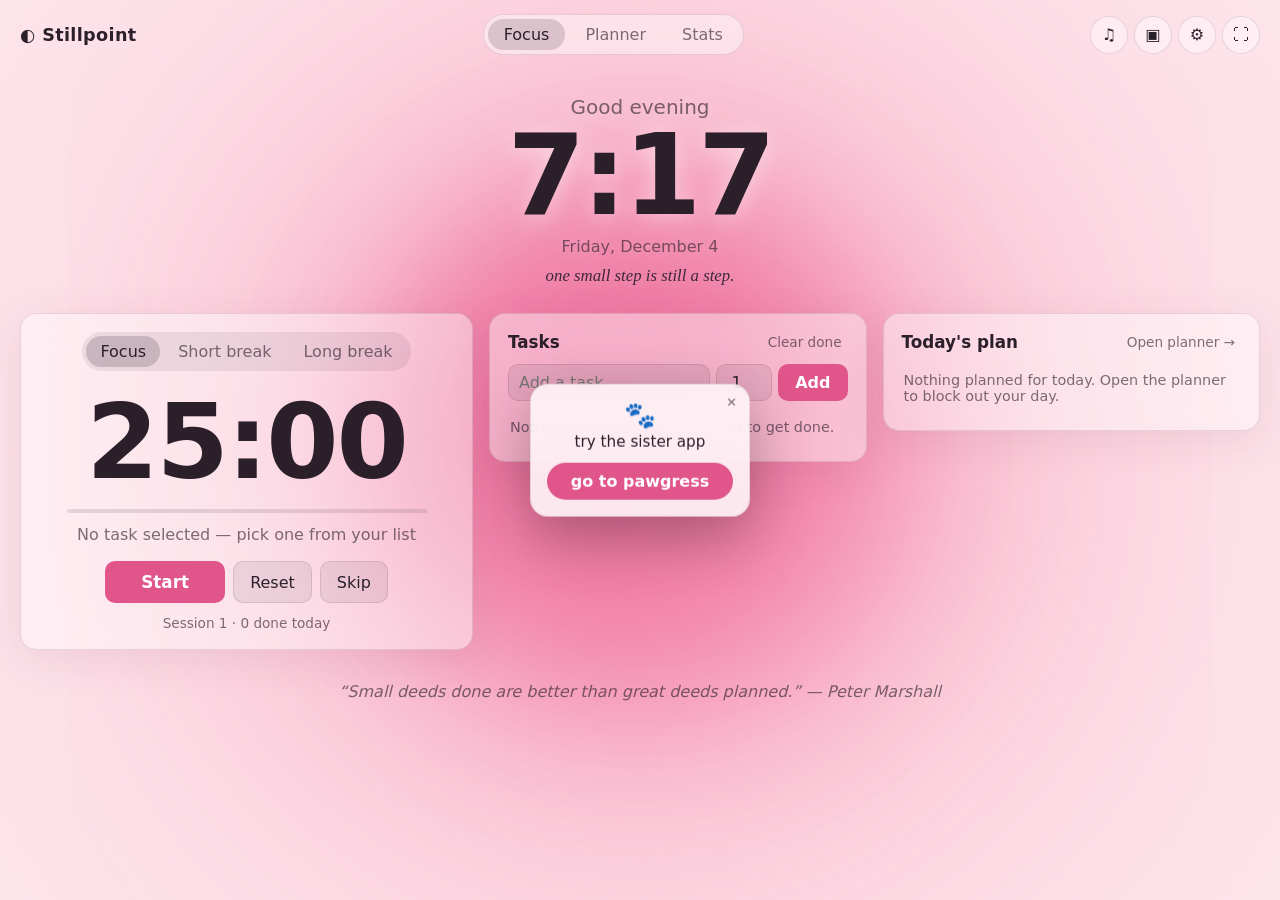
<file: index.html>
<!doctype html>
<html lang="en">
<head>
  <meta charset="utf-8" />
  <meta name="viewport" content="width=device-width, initial-scale=1" />
  <title>Stillpoint — Focus & Planner</title>
  <meta name="description" content="A free, no-subscription focus dashboard with a Pomodoro timer, tasks, ambient sounds and a weekly planner." />
  <link rel="manifest" href="manifest.json" />
  <link rel="icon" href="icon.svg" type="image/svg+xml" />
  <meta name="theme-color" content="#1b1f2a" />
  <link rel="stylesheet" href="style.css" />
</head>
<body>
  <div id="bg" class="bg"></div>
  <div class="scrim"></div>

  <header class="topbar">
    <div class="brand">◐ Stillpoint</div>
    <nav class="tabs" role="tablist">
      <button class="tab active" data-view="focus" role="tab">Focus</button>
      <button class="tab" data-view="planner" role="tab">Planner</button>
      <button class="tab" data-view="stats" role="tab">Stats</button>
    </nav>
    <div class="top-actions">
      <button class="icon-btn" id="soundsBtn" title="Ambient sounds">♫</button>
      <button class="icon-btn" id="sceneBtn" title="Change background">▣</button>
      <button class="icon-btn" id="settingsBtn" title="Settings">⚙</button>
      <button class="icon-btn" id="fullscreenBtn" title="Fullscreen">⛶</button>
    </div>
  </header>

  <!-- FOCUS VIEW -->
  <main id="view-focus" class="view active">
    <section class="hero">
      <div class="greeting" id="greeting">Hello</div>
      <div class="clock" id="clock">00:00</div>
      <div class="date" id="dateLine"></div>
      <div class="affirmation hidden" id="affirmation"></div>
    </section>

    <section class="focus-grid">
      <div class="card timer-card">
        <div class="mode-switch">
          <button class="mode active" data-mode="focus">Focus</button>
          <button class="mode" data-mode="short">Short break</button>
          <button class="mode" data-mode="long">Long break</button>
        </div>
        <div class="timer" id="timer">25:00</div>
        <div class="progress"><div class="progress-bar" id="progressBar"></div></div>
        <div class="current-task" id="currentTask">No task selected — pick one from your list</div>
        <div class="timer-controls">
          <button class="btn primary" id="startBtn">Start</button>
          <button class="btn" id="resetBtn">Reset</button>
          <button class="btn" id="skipBtn">Skip</button>
        </div>
        <div class="session-count" id="sessionCount">Session 1 · 0 done today</div>
      </div>

      <div class="card tasks-card">
        <div class="card-head">
          <h2>Tasks</h2>
          <button class="link-btn" id="clearDoneBtn">Clear done</button>
        </div>
        <form id="taskForm" class="inline-form">
          <input id="taskInput" placeholder="Add a task…" autocomplete="off" />
          <input id="taskPomos" type="number" min="1" max="20" value="1" title="Estimated sessions" />
          <button class="btn primary">Add</button>
        </form>
        <ul id="taskList" class="task-list"></ul>
      </div>

      <div class="card today-card">
        <div class="card-head">
          <h2>Today's plan</h2>
          <button class="link-btn" data-goto="planner">Open planner →</button>
        </div>
        <ul id="todayList" class="plan-list"></ul>
      </div>
    </section>

    <blockquote class="quote" id="quote"></blockquote>
  </main>

  <!-- PLANNER VIEW -->
  <main id="view-planner" class="view">
    <section class="card planner-card">
      <div class="planner-head">
        <div class="planner-nav">
          <button class="btn" id="prevWeek">‹</button>
          <button class="btn" id="todayWeek">Today</button>
          <button class="btn" id="nextWeek">›</button>
          <h2 id="weekLabel"></h2>
        </div>
        <div class="planner-toggle">
          <button class="mode active" data-pview="week">Week</button>
          <button class="mode" data-pview="day">Day</button>
          <button class="btn primary" id="addPlanBtn">+ New item</button>
        </div>
      </div>
      <div id="weekGrid" class="week-grid"></div>
      <div id="dayView" class="day-view hidden"></div>
    </section>

    <section class="planner-side">
      <div class="card">
        <div class="card-head"><h2>Weekly goals</h2></div>
        <form id="goalForm" class="inline-form">
          <input id="goalInput" placeholder="Add a goal for this week…" autocomplete="off" />
          <button class="btn primary">Add</button>
        </form>
        <ul id="goalList" class="task-list"></ul>
      </div>
      <div class="card">
        <div class="card-head"><h2>Notes</h2></div>
        <textarea id="weekNotes" placeholder="Notes for this week…"></textarea>
      </div>
    </section>
  </main>

  <!-- STATS VIEW -->
  <main id="view-stats" class="view">
    <section class="card stats-card">
      <h2>Your focus</h2>
      <div class="stat-tiles">
        <div class="tile"><span id="statToday">0</span><small>min today</small></div>
        <div class="tile"><span id="statWeek">0</span><small>min this week</small></div>
        <div class="tile"><span id="statSessions">0</span><small>sessions total</small></div>
        <div class="tile"><span id="statStreak">0</span><small>day streak</small></div>
      </div>
      <h3>Last 14 days</h3>
      <div id="chart" class="chart"></div>
      <div class="data-actions">
        <button class="btn" id="exportBtn">Export data</button>
        <label class="btn">Import data<input type="file" id="importFile" accept="application/json" hidden /></label>
      </div>
    </section>
  </main>

  <!-- PANELS -->
  <aside class="panel hidden" id="soundsPanel">
    <div class="panel-head"><h3>Ambient sounds</h3><button class="icon-btn close" data-close>✕</button></div>
    <div id="soundList"></div>
    <p class="hint">Tap an icon or drag a slider to play. Mix as many as you like. Everything is generated in your browser — no downloads.</p>
  </aside>

  <aside class="panel hidden" id="scenePanel">
    <div class="panel-head"><h3>Background</h3><button class="icon-btn close" data-close>✕</button></div>
    <div id="sceneTabs" class="scene-tabs"></div>
    <div id="sceneList" class="scene-list"></div>
    <label class="field">Custom image URL
      <input id="customBg" placeholder="https://…/photo.jpg" />
    </label>
    <label class="btn upload-btn">⤒ Upload your own image
      <input id="bgUpload" type="file" accept="image/*" hidden />
    </label>
  </aside>

  <aside class="panel hidden" id="settingsPanel">
    <div class="panel-head"><h3>Settings</h3><button class="icon-btn close" data-close>✕</button></div>
    <label class="field">Your name <input id="setName" placeholder="Optional" /></label>
    <div class="row3">
      <label class="field">Focus (min)<input id="setFocus" type="number" min="1" max="180" /></label>
      <label class="field">Short (min)<input id="setShort" type="number" min="1" max="60" /></label>
      <label class="field">Long (min)<input id="setLong" type="number" min="1" max="90" /></label>
    </div>
    <label class="field">Long break every <input id="setInterval" type="number" min="2" max="10" /> sessions</label>
    <label class="check"><input type="checkbox" id="setAutoBreak" /> Auto-start breaks</label>
    <label class="check"><input type="checkbox" id="setAutoFocus" /> Auto-start focus after breaks</label>
    <label class="check"><input type="checkbox" id="setChime" /> Chime when a timer ends</label>
    <label class="check"><input type="checkbox" id="setNotify" /> Desktop notifications</label>
    <label class="check"><input type="checkbox" id="setClock24" /> 24-hour clock</label>
    <label class="check"><input type="checkbox" id="setQuotes" /> Show quotes</label>
    <label class="check"><input type="checkbox" id="setAffirm" /> Show a daily affirmation</label>
    <label class="field">Theme text
      <select id="setTheme"><option value="auto">Match background</option><option value="dark">Always light text</option><option value="light">Always dark text</option></select>
    </label>
    <p class="hint">Stillpoint v1.4</p>
  </aside>

  <!-- PLAN ITEM MODAL -->
  <div class="modal hidden" id="planModal">
    <form class="modal-box" id="planForm">
      <h3 id="planModalTitle">New item</h3>
      <label class="field">Title <input id="planTitle" required /></label>
      <div class="row3">
        <label class="field">Date <input id="planDate" type="date" required /></label>
        <label class="field">Start <input id="planStart" type="time" /></label>
        <label class="field">End <input id="planEnd" type="time" /></label>
      </div>
      <label class="field">Notes <textarea id="planNotes" rows="3"></textarea></label>
      <div class="field">Color
        <div class="colors" id="planColors"></div>
      </div>
      <div class="modal-actions">
        <button type="button" class="btn danger" id="planDelete">Delete</button>
        <span class="spacer"></span>
        <button type="button" class="btn" id="planCancel">Cancel</button>
        <button class="btn primary">Save</button>
      </div>
    </form>
  </div>

  <div class="toast hidden" id="toast"></div>

  <div class="promo hidden" id="promo" role="dialog" aria-labelledby="promoText">
    <button class="promo-close" id="promoClose" aria-label="Close">✕</button>
    <div class="promo-paw">🐾</div>
    <p id="promoText">try the sister app</p>
    <a class="btn primary promo-btn" id="promoBtn" href="https://tinyurl.com/pawgress" target="_blank" rel="noopener">go to pawgress</a>
  </div>

  <script src="scenes.js"></script>
  <script src="app.js"></script>
</body>
</html>
</file>
<file: style.css>
:root {
  --glass: rgba(20, 22, 30, 0.45);
  --glass-strong: rgba(20, 22, 30, 0.78);
  --border: rgba(255, 255, 255, 0.14);
  --text: #f4f4f6;
  --muted: rgba(244, 244, 246, 0.65);
  --accent: #f2a65a;
  --accent-ink: #1b1f2a;
  --danger: #e5676b;
  --radius: 16px;
  --fg: 255,255,255;
  --modal: #232736;
  --tl-item: rgba(30,32,44,0.9);
  --shadow: 0 2px 20px rgba(0,0,0,0.35);
  font-family: "Inter", system-ui, -apple-system, "Segoe UI", Roboto, sans-serif;
}
* { box-sizing: border-box; }
html, body { margin: 0; height: 100%; }
body { color: var(--text); background: #1b1f2a; overflow-x: hidden; }
button, input, textarea { font: inherit; color: inherit; }

.bg { position: fixed; inset: 0; background-size: cover; background-position: center; transition: background 0.8s ease; z-index: -2; }
.scrim { position: fixed; inset: 0; background: linear-gradient(180deg, rgba(0,0,0,0.25), rgba(0,0,0,0.45)); z-index: -1; }

.topbar { display: flex; align-items: center; justify-content: space-between; gap: 12px; padding: 14px 20px; flex-wrap: wrap; }
.brand { font-weight: 700; letter-spacing: 0.02em; font-size: 1.1rem; }
.tabs { display: flex; gap: 4px; background: var(--glass); border: 1px solid var(--border); border-radius: 999px; padding: 4px; backdrop-filter: blur(14px); }
.tab { background: none; border: 0; padding: 6px 16px; border-radius: 999px; cursor: pointer; color: var(--muted); }
.tab.active { background: rgba(var(--fg),0.16); color: var(--text); }
.top-actions { display: flex; gap: 6px; }
.icon-btn { width: 38px; height: 38px; border-radius: 50%; border: 1px solid var(--border); background: var(--glass); backdrop-filter: blur(14px); cursor: pointer; font-size: 1rem; }
.icon-btn:hover { background: rgba(var(--fg),0.18); }

.view { display: none; padding: 8px 20px 40px; max-width: 1280px; margin: 0 auto; }
.view.active { display: block; }

.hero { text-align: center; margin: 2vh 0 3vh; text-shadow: var(--shadow); }
.greeting { font-size: 1.25rem; color: var(--muted); }
.clock { font-size: clamp(3.5rem, 10vw, 7rem); font-weight: 700; letter-spacing: -0.03em; line-height: 1; }
.date { color: var(--muted); margin-top: 6px; }

.card { background: var(--glass); border: 1px solid var(--border); border-radius: var(--radius); padding: 18px; backdrop-filter: blur(18px); -webkit-backdrop-filter: blur(18px); box-shadow: 0 10px 40px rgba(0,0,0,0.2); }
.card h2 { margin: 0; font-size: 1.05rem; font-weight: 600; }
.card-head { display: flex; justify-content: space-between; align-items: center; margin-bottom: 12px; }

.focus-grid { display: grid; grid-template-columns: 1.2fr 1fr 1fr; gap: 16px; align-items: start; }
@media (max-width: 1000px) { .focus-grid { grid-template-columns: 1fr 1fr; } .timer-card { grid-column: 1 / -1; } }
.focus-grid > *, .planner-side > *, #view-planner > * { min-width: 0; }
@media (max-width: 640px) {
  .focus-grid { grid-template-columns: 1fr; } .view { padding: 8px 16px 40px; }
  /* phone header: brand + icons on one row, tabs full width below */
  .topbar { padding: 12px 16px; row-gap: 10px; }
  .tabs { order: 3; width: 100%; justify-content: space-between; }
  .tab { flex: 1; }
  .icon-btn { width: 36px; height: 36px; }
  .mode { padding: 6px 10px; }
}

.timer-card { text-align: center; }
.mode-switch, .planner-toggle { display: inline-flex; gap: 4px; background: rgba(var(--fg),0.08); padding: 4px; border-radius: 999px; flex-wrap: wrap; justify-content: center; }
.mode { background: none; border: 0; padding: 6px 14px; border-radius: 999px; cursor: pointer; color: var(--muted); }
.mode.active { background: rgba(var(--fg),0.18); color: var(--text); }
.timer { font-size: clamp(4rem, 12vw, 6.5rem); font-weight: 700; font-variant-numeric: tabular-nums; letter-spacing: -0.02em; margin: 10px 0 6px; }
.progress { height: 4px; background: rgba(var(--fg),0.12); border-radius: 4px; overflow: hidden; margin: 0 auto 12px; max-width: 360px; }
.progress-bar { height: 100%; width: 0; background: var(--accent); transition: width 0.5s linear; }
.current-task { color: var(--muted); min-height: 1.4em; margin-bottom: 14px; }
.current-task b { color: var(--text); }
.timer-controls { display: flex; gap: 8px; justify-content: center; }
.session-count { margin-top: 12px; font-size: 0.85rem; color: var(--muted); }

.btn { border: 1px solid var(--border); background: rgba(var(--fg),0.08); padding: 8px 16px; border-radius: 10px; cursor: pointer; display: inline-flex; align-items: center; justify-content: center; }
.btn:hover { background: rgba(var(--fg),0.16); }
.btn.primary { background: var(--accent); color: var(--accent-ink); border-color: transparent; font-weight: 600; }
.btn.primary:hover { filter: brightness(1.06); }
.btn.danger { color: var(--danger); }
.timer-controls .btn.primary { min-width: 120px; padding: 10px 24px; font-size: 1.05rem; }
.link-btn { background: none; border: 0; color: var(--muted); cursor: pointer; font-size: 0.85rem; }
.link-btn:hover { color: var(--text); }

.inline-form { display: flex; gap: 6px; margin-bottom: 10px; }
.inline-form input { flex: 1; min-width: 0; }
.inline-form input[type=number] { flex: 0 0 56px; text-align: center; }
input, textarea, select { background: rgba(var(--fg),0.08); border: 1px solid var(--border); border-radius: 10px; padding: 8px 10px; outline: none; }
input:focus, textarea:focus { border-color: var(--accent); }
textarea { width: 100%; resize: vertical; min-height: 120px; }
input[type=date], input[type=time], select { color-scheme: dark; }

.task-list, .plan-list { list-style: none; padding: 0; margin: 0; display: flex; flex-direction: column; gap: 6px; max-height: 340px; overflow-y: auto; }
.task { display: flex; align-items: center; gap: 10px; padding: 8px 10px; border-radius: 10px; background: rgba(var(--fg),0.05); cursor: pointer; border: 1px solid transparent; }
.task.selected { border-color: var(--accent); }
.task.done .task-title { text-decoration: line-through; color: var(--muted); }
.task-title { flex: 1; word-break: break-word; }
.task-meta { font-size: 0.8rem; color: var(--muted); white-space: nowrap; }
.task .del { background: none; border: 0; color: var(--muted); cursor: pointer; opacity: 0; }
.task:hover .del { opacity: 1; }
@media (hover: none) { .task .del { opacity: 1; } }
.checkbox { width: 18px; height: 18px; border-radius: 50%; border: 2px solid var(--muted); flex-shrink: 0; display: grid; place-items: center; font-size: 11px; cursor: pointer; background: none; padding: 0; }
.done .checkbox { background: var(--accent); border-color: var(--accent); color: var(--accent-ink); }
.empty { color: var(--muted); font-size: 0.9rem; padding: 8px 2px; }

.plan-item { display: flex; gap: 10px; align-items: flex-start; padding: 8px 10px; border-radius: 10px; background: rgba(var(--fg),0.05); border-left: 4px solid var(--c, var(--accent)); cursor: pointer; }
.plan-item.done { opacity: 0.55; }
.plan-item.done .pi-title { text-decoration: line-through; }
.pi-time { font-size: 0.78rem; color: var(--muted); font-variant-numeric: tabular-nums; }
.pi-body { flex: 1; min-width: 0; }
.pi-title { word-break: break-word; }

.quote { text-align: center; color: var(--muted); font-style: italic; max-width: 640px; margin: 32px auto 0; text-shadow: 0 1px 10px rgba(0,0,0,0.4); }

/* Planner */
#view-planner.active { display: grid; grid-template-columns: 1fr 300px; gap: 16px; align-items: start; }
@media (max-width: 1000px) { #view-planner.active { grid-template-columns: 1fr; } }
.planner-side { display: flex; flex-direction: column; gap: 16px; }
.planner-head { display: flex; justify-content: space-between; align-items: center; gap: 10px; flex-wrap: wrap; margin-bottom: 14px; }
.planner-nav { display: flex; align-items: center; gap: 6px; }
.planner-nav h2 { margin-left: 8px; }
.planner-toggle { align-items: center; }
.planner-toggle .btn.primary { padding: 6px 14px; border-radius: 999px; }
.week-grid { display: grid; grid-template-columns: repeat(7, minmax(0, 1fr)); gap: 8px; }
@media (max-width: 900px) { .week-grid { grid-template-columns: 1fr; } }
.day-col { background: rgba(var(--fg),0.04); border-radius: 12px; padding: 8px; min-height: 280px; display: flex; flex-direction: column; gap: 6px; border: 1px dashed transparent; }
@media (max-width: 900px) { .day-col { min-height: 0; } }
.day-col.today { background: rgba(242,166,90,0.12); }
.day-col.drag-over { border-color: var(--accent); }
.day-col-head { display: flex; justify-content: space-between; align-items: baseline; padding: 2px 4px 6px; cursor: pointer; }
.day-col-head .dname { font-size: 0.8rem; text-transform: uppercase; color: var(--muted); letter-spacing: 0.06em; }
.day-col-head .dnum { font-weight: 700; font-size: 1.2rem; }
.day-col.today .dnum { color: var(--accent); }
.day-col .plan-item { font-size: 0.88rem; padding: 6px 8px; }
.day-col .add-quick { background: none; border: 0; color: var(--muted); text-align: left; padding: 6px 4px; cursor: pointer; font-size: 0.85rem; margin-top: auto; }
.day-col .add-quick:hover { color: var(--text); }
.hidden { display: none !important; }

.day-view { position: relative; }
.day-timeline { position: relative; display: grid; grid-template-columns: 56px 1fr; max-height: 70vh; overflow-y: auto; border-radius: 12px; background: rgba(var(--fg),0.03); }
.hour-label { font-size: 0.75rem; color: var(--muted); text-align: right; padding-right: 8px; height: 48px; transform: translateY(-7px); }
.hour-slot { height: 48px; border-top: 1px solid rgba(var(--fg),0.07); cursor: pointer; }
.hour-slot:hover { background: rgba(var(--fg),0.04); }
.timeline-items { position: absolute; left: 56px; right: 0; top: 0; pointer-events: none; }
.timeline-items .plan-item { position: absolute; left: 6px; right: 6px; pointer-events: auto; overflow: hidden; background: var(--tl-item); }
.now-line { position: absolute; left: 56px; right: 0; height: 2px; background: var(--danger); pointer-events: none; }
.unscheduled { margin-bottom: 12px; }
.unscheduled h4 { margin: 0 0 6px; font-size: 0.85rem; color: var(--muted); font-weight: 500; }

/* Stats */
.stats-card { max-width: 900px; margin: 0 auto; }
.stats-card h3 { font-size: 0.95rem; color: var(--muted); font-weight: 500; margin: 24px 0 10px; }
.stat-tiles { display: grid; grid-template-columns: repeat(4, 1fr); gap: 10px; margin-top: 14px; }
@media (max-width: 640px) { .stat-tiles { grid-template-columns: repeat(2, 1fr); } }
.tile { background: rgba(var(--fg),0.06); border-radius: 12px; padding: 14px; display: flex; flex-direction: column; }
.tile span { font-size: 1.8rem; font-weight: 700; }
.tile small { color: var(--muted); }
.chart { display: flex; align-items: flex-end; gap: 6px; height: 180px; }
.bar-wrap { flex: 1; display: flex; flex-direction: column; align-items: center; gap: 4px; height: 100%; justify-content: flex-end; }
.bar { width: 100%; background: var(--accent); border-radius: 6px 6px 2px 2px; min-height: 2px; }
.bar-label { font-size: 0.7rem; color: var(--muted); }
.bar-val { font-size: 0.7rem; color: var(--muted); }
.data-actions { display: flex; gap: 8px; margin-top: 24px; }

/* Panels */
.panel { position: fixed; top: 70px; right: 20px; width: 320px; max-width: calc(100vw - 32px); max-height: calc(100vh - 90px); overflow-y: auto; background: var(--glass-strong); border: 1px solid var(--border); border-radius: var(--radius); padding: 16px; backdrop-filter: blur(20px); z-index: 20; box-shadow: 0 20px 60px rgba(0,0,0,0.4); }
@media (max-width: 640px) {
  /* bottom sheet on phones so it never covers the nav */
  .panel { top: auto; bottom: 0; left: 0; right: 0; width: auto; max-width: none; max-height: 78vh; border-radius: 20px 20px 0 0; padding-bottom: calc(16px + env(safe-area-inset-bottom)); }
}
.upload-btn { width: 100%; margin-top: 2px; }
.panel-head { display: flex; justify-content: space-between; align-items: center; margin-bottom: 10px; }
.panel h3 { margin: 0; font-size: 1rem; }
.icon-btn.close { width: 30px; height: 30px; font-size: 0.8rem; }
.hint { font-size: 0.8rem; color: var(--muted); }
.sound-row { display: grid; grid-template-columns: 34px 1fr; gap: 10px; align-items: center; margin-bottom: 10px; }
.sound-row button { width: 34px; height: 34px; border-radius: 10px; border: 1px solid var(--border); background: rgba(var(--fg),0.06); cursor: pointer; }
.sound-row button.on { background: var(--accent); color: var(--accent-ink); }
.sound-row label { font-size: 0.9rem; display: flex; flex-direction: column; gap: 4px; }
input[type=range] { accent-color: var(--accent); padding: 0; border: 0; background: none; }
.scene-list { display: grid; grid-template-columns: repeat(3, 1fr); gap: 8px; margin-bottom: 12px; }
.scene { aspect-ratio: 16/10; border-radius: 10px; border: 2px solid transparent; cursor: pointer; background-size: cover; position: relative; }
.scene.active { border-color: var(--accent); }
.scene span { position: absolute; bottom: 4px; left: 6px; font-size: 0.7rem; text-shadow: 0 1px 4px #000; }
.field { display: flex; flex-direction: column; gap: 4px; font-size: 0.85rem; color: var(--muted); margin-bottom: 10px; }
.field input, .field textarea { color: var(--text); }
.check { display: flex; align-items: center; gap: 8px; font-size: 0.9rem; margin-bottom: 8px; cursor: pointer; }
.check input { accent-color: var(--accent); }
.row3 { display: grid; grid-template-columns: repeat(3, 1fr); gap: 8px; }
.row3 input { width: 100%; }

/* Modal */
.modal { position: fixed; inset: 0; background: rgba(0,0,0,0.5); display: grid; place-items: center; z-index: 30; padding: 16px; }
.modal-box { background: var(--modal); color: var(--text); border: 1px solid var(--border); border-radius: var(--radius); padding: 20px; width: 440px; max-width: 100%; }
.modal-box h3 { margin-top: 0; }
.modal-actions { display: flex; gap: 8px; margin-top: 8px; }
.spacer { flex: 1; }
.colors { display: flex; gap: 8px; margin-top: 4px; }
.swatch { width: 26px; height: 26px; border-radius: 50%; border: 2px solid transparent; cursor: pointer; }
.swatch.active { border-color: #fff; }

.promo { position: fixed; top: 50%; left: 50%; transform: translate(-50%, -50%); z-index: 45; width: 220px; max-width: calc(100vw - 32px);
  background: var(--glass-strong); border: 1px solid var(--border); border-radius: 18px; padding: 18px 16px 16px; text-align: center;
  backdrop-filter: blur(20px); -webkit-backdrop-filter: blur(20px); box-shadow: 0 20px 60px rgba(0,0,0,0.3); color: var(--text);
  animation: promo-in .35s ease-out; }
.promo p { margin: 4px 0 12px; font-size: .95rem; }
.promo-paw { font-size: 1.6rem; line-height: 1; }
.promo-btn { width: 100%; text-decoration: none; border-radius: 999px; }
.promo-close { position: absolute; top: 6px; right: 8px; background: none; border: 0; color: var(--muted); cursor: pointer; font-size: .8rem; padding: 4px; }
.promo-close:hover { color: var(--text); }
@keyframes promo-in { from { opacity: 0; transform: translate(-50%, -46%) scale(.96); } }
@media (prefers-reduced-motion: reduce) { .promo { animation: none; } }
.toast { position: fixed; bottom: 24px; left: 50%; transform: translateX(-50%); background: var(--glass-strong); border: 1px solid var(--border); padding: 10px 18px; border-radius: 999px; backdrop-filter: blur(16px); z-index: 40; }

body.zen .topbar, body.zen .tasks-card, body.zen .today-card, body.zen .quote { opacity: 0.08; transition: opacity 0.6s; }
body.zen .topbar:hover, body.zen .tasks-card:hover, body.zen .today-card:hover { opacity: 1; }

/* Scenes */
.bg > svg, .bg > canvas { position: absolute; inset: 0; }
.bg.grainy::after { content: ""; position: absolute; inset: 0; pointer-events: none; opacity: .09; mix-blend-mode: overlay;
  background-image: url("data:image/svg+xml,%3Csvg xmlns='http://www.w3.org/2000/svg' width='200' height='200'%3E%3Cfilter id='n'%3E%3CfeTurbulence type='fractalNoise' baseFrequency='.9' numOctaves='2' stitchTiles='stitch'/%3E%3C/filter%3E%3Crect width='100%25' height='100%25' filter='url(%23n)'/%3E%3C/svg%3E"); }
.scene-tabs { display: flex; gap: 4px; background: rgba(var(--fg),0.08); padding: 4px; border-radius: 999px; margin-bottom: 10px; flex-wrap: wrap; }
.scene-tabs .mode { flex: 1; padding: 5px 8px; font-size: .8rem; }
/* Safari squashes aspect-ratio rows inside a scrolling grid, so size tiles with a padding sizer instead */
.scene-list { grid-template-columns: repeat(2, minmax(0, 1fr)); grid-auto-rows: max-content; align-content: start;
  max-height: 360px; overflow-y: auto; -webkit-overflow-scrolling: touch; padding: 2px; margin-bottom: 12px; }
@media (max-width: 640px) { .scene-list { max-height: 44vh; } }
.scene { aspect-ratio: auto; overflow: hidden; isolation: isolate; -webkit-transform: translateZ(0); }
.scene::before { content: ""; display: block; padding-top: 62.5%; }
.scene-art { position: absolute; inset: 0; }
.scene span { z-index: 1; color: #fff; }
.scene span.dark { color: #2a2230; text-shadow: 0 1px 4px rgba(255,255,255,.7); }
select { width: 100%; padding: 8px 10px; color: var(--text); }
.affirmation { font-family: "Iowan Old Style", "Palatino Linotype", Georgia, serif; font-style: italic; font-size: 1.05rem; margin-top: 10px; opacity: .9; }

/* Light UI for pastel backgrounds */
body.light-ui {
  --fg: 40,24,40;
  --glass: rgba(255,255,255,0.42);
  --glass-strong: rgba(255,250,252,0.86);
  --border: rgba(60,30,50,0.12);
  --text: #2b1f2a;
  --muted: rgba(43,31,42,0.62);
  --accent: #e0558a;
  --accent-ink: #fff;
  --modal: #fff8fb;
  --tl-item: rgba(255,255,255,0.85);
  --shadow: 0 2px 24px rgba(255,255,255,0.5);
  background: #f6eef2;
}
body.light-ui .scrim { background: none; }
body.light-ui input[type=date], body.light-ui input[type=time], body.light-ui select { color-scheme: light; }
body.light-ui .card { box-shadow: 0 10px 40px rgba(120,60,90,0.10); }
body.light-ui .quote { text-shadow: none; }
</file>
